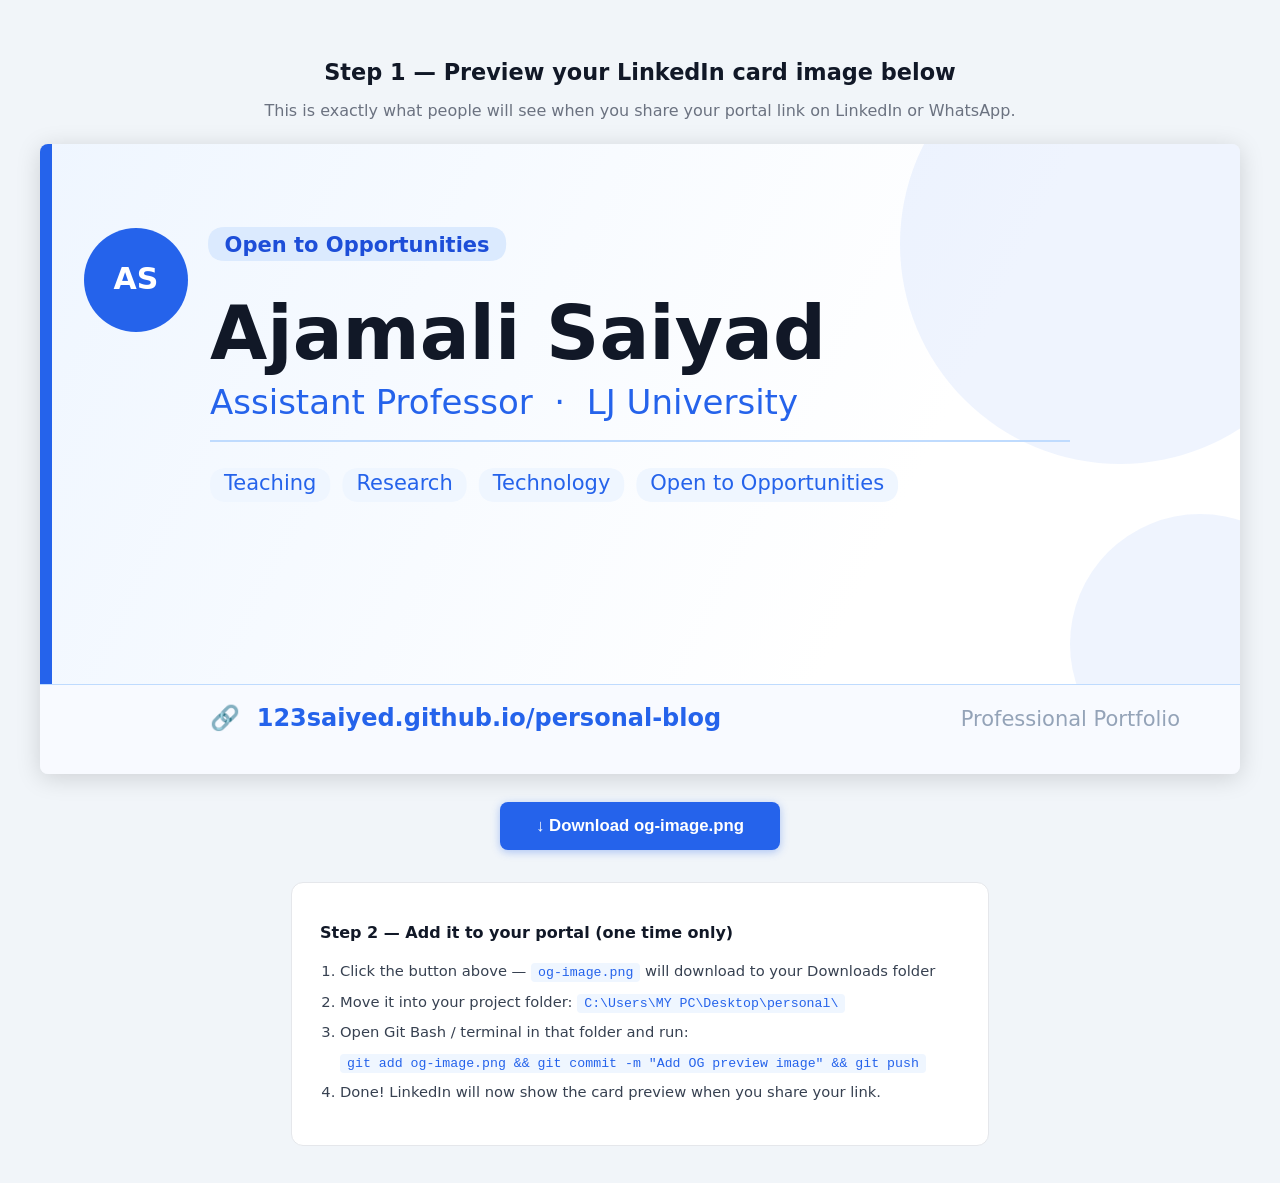
<file: make-og-image.html>
<!DOCTYPE html>
<html lang="en">
<head>
  <meta charset="UTF-8" />
  <title>Generate Preview Image — Ajamali Saiyad</title>
  <style>
    body { font-family: system-ui, sans-serif; background: #F1F5F9; text-align: center; padding: 40px 20px; margin: 0; }
    h2 { font-size: 1.4rem; color: #111827; margin-bottom: 8px; }
    p  { color: #6B7280; margin-bottom: 24px; }
    canvas { display: block; margin: 0 auto 28px; max-width: 100%; box-shadow: 0 4px 24px rgba(0,0,0,.15); border-radius: 8px; }
    .btn {
      display: inline-block;
      background: #2563EB; color: #fff;
      padding: 14px 36px; border-radius: 8px;
      font-size: 1.05rem; font-weight: 700;
      text-decoration: none; border: none; cursor: pointer;
      box-shadow: 0 2px 8px rgba(37,99,235,.35);
    }
    .btn:hover { background: #1D4ED8; }
    .steps {
      background: #fff; border: 1px solid #E5E7EB; border-radius: 12px;
      max-width: 640px; margin: 32px auto 0; padding: 24px 28px; text-align: left;
    }
    .steps h3 { font-size: 1rem; margin-bottom: 12px; color: #111827; }
    .steps ol  { padding-left: 20px; color: #374151; line-height: 2; font-size: .92rem; }
    code { background: #EFF6FF; color: #2563EB; padding: 2px 7px; border-radius: 4px; font-size: .9em; }
  </style>
</head>
<body>

  <h2>Step 1 — Preview your LinkedIn card image below</h2>
  <p>This is exactly what people will see when you share your portal link on LinkedIn or WhatsApp.</p>

  <canvas id="og" width="1200" height="630"></canvas>

  <button class="btn" id="dl-btn">&#8595; Download og-image.png</button>

  <div class="steps">
    <h3>Step 2 — Add it to your portal (one time only)</h3>
    <ol>
      <li>Click the button above — <code>og-image.png</code> will download to your Downloads folder</li>
      <li>Move it into your project folder: <code>C:\Users\MY PC\Desktop\personal\</code></li>
      <li>Open Git Bash / terminal in that folder and run:<br>
        <code>git add og-image.png &amp;&amp; git commit -m "Add OG preview image" &amp;&amp; git push</code>
      </li>
      <li>Done! LinkedIn will now show the card preview when you share your link.</li>
    </ol>
  </div>

<script>
(function () {
  const canvas = document.getElementById('og');
  const ctx    = canvas.getContext('2d');
  const W = 1200, H = 630;

  /* ── Background ── */
  ctx.fillStyle = '#FFFFFF';
  ctx.fillRect(0, 0, W, H);

  /* Top-left light-blue wash */
  const topGrad = ctx.createLinearGradient(0, 0, W * 0.7, H * 0.65);
  topGrad.addColorStop(0, '#EFF6FF');
  topGrad.addColorStop(1, '#FFFFFF');
  ctx.fillStyle = topGrad;
  ctx.fillRect(0, 0, W, H);

  /* Decorative faint circles (right) */
  ctx.save();
  ctx.globalAlpha = 0.07;
  ctx.fillStyle = '#2563EB';
  circle(ctx, 1080, 100, 220); ctx.fill();
  circle(ctx, 1160, 500, 130); ctx.fill();
  ctx.restore();

  /* Left blue accent stripe */
  ctx.fillStyle = '#2563EB';
  ctx.fillRect(0, 0, 12, H);

  /* ── Avatar circle ── */
  const AX = 96, AY = 136;
  circle(ctx, AX, AY, 52);
  ctx.fillStyle = '#2563EB';
  ctx.fill();
  ctx.fillStyle = '#FFFFFF';
  ctx.font = 'bold 30px system-ui, -apple-system, sans-serif';
  ctx.textAlign = 'center';
  ctx.textBaseline = 'middle';
  ctx.fillText('AS', AX, AY + 1);
  ctx.textAlign = 'left';
  ctx.textBaseline = 'alphabetic';

  /* ── "Open to Opportunities" badge ── */
  const BADGE_X = 170, BADGE_Y = 108;
  ctx.font = '600 21px system-ui, -apple-system, sans-serif';
  const badgeTxt = '  Open to Opportunities  ';
  const bw = ctx.measureText(badgeTxt).width;
  const bh = 34;
  pill(ctx, BADGE_X - 2, BADGE_Y - 25, bw + 4, bh, 17, '#DBEAFE');
  ctx.fillStyle = '#1D4ED8';
  ctx.fillText(badgeTxt, BADGE_X, BADGE_Y);

  /* ── Name ── */
  ctx.fillStyle = '#111827';
  ctx.font = 'bold 74px system-ui, -apple-system, sans-serif';
  ctx.fillText('Ajamali Saiyad', 170, 215);

  /* ── Job title ── */
  ctx.fillStyle = '#2563EB';
  ctx.font = '500 34px system-ui, -apple-system, sans-serif';
  ctx.fillText('Assistant Professor  ·  LJ University', 170, 270);

  /* ── Divider ── */
  ctx.fillStyle = '#BFDBFE';
  ctx.fillRect(170, 296, 860, 2);

  /* ── Tag pills (skills preview) ── */
  const tags = ['Teaching', 'Research', 'Technology', 'Open to Opportunities'];
  let tx = 170;
  const TY = 346;
  ctx.font = '500 21px system-ui, -apple-system, sans-serif';
  tags.forEach(tag => {
    const tw = ctx.measureText(tag).width + 28;
    pill(ctx, tx, TY - 22, tw, 34, 17, '#EFF6FF');
    ctx.fillStyle = '#2563EB';
    ctx.fillText(tag, tx + 14, TY);
    tx += tw + 12;
  });

  /* ── Bottom bar ── */
  ctx.fillStyle = '#F8FAFF';
  ctx.fillRect(0, H - 90, W, 90);
  ctx.fillStyle = '#BFDBFE';
  ctx.fillRect(0, H - 90, W, 1);

  /* Portal URL */
  ctx.fillStyle = '#2563EB';
  ctx.font = '600 24px system-ui, -apple-system, sans-serif';
  ctx.fillText('🔗  123saiyed.github.io/personal-blog', 170, H - 48);

  /* Right label */
  ctx.textAlign = 'right';
  ctx.fillStyle = '#94A3B8';
  ctx.font = '500 21px system-ui, -apple-system, sans-serif';
  ctx.fillText('Professional Portfolio', W - 60, H - 48);
  ctx.textAlign = 'left';

  /* ── Download ── */
  document.getElementById('dl-btn').addEventListener('click', () => {
    const a = document.createElement('a');
    a.download = 'og-image.png';
    a.href = canvas.toDataURL('image/png');
    a.click();
  });

  /* ── Helpers ── */
  function circle(ctx, x, y, r) {
    ctx.beginPath(); ctx.arc(x, y, r, 0, Math.PI * 2); ctx.closePath();
  }
  function pill(ctx, x, y, w, h, r, color) {
    ctx.beginPath();
    ctx.moveTo(x + r, y);
    ctx.lineTo(x + w - r, y);
    ctx.quadraticCurveTo(x + w, y, x + w, y + r);
    ctx.lineTo(x + w, y + h - r);
    ctx.quadraticCurveTo(x + w, y + h, x + w - r, y + h);
    ctx.lineTo(x + r, y + h);
    ctx.quadraticCurveTo(x, y + h, x, y + h - r);
    ctx.lineTo(x, y + r);
    ctx.quadraticCurveTo(x, y, x + r, y);
    ctx.closePath();
    ctx.fillStyle = color;
    ctx.fill();
  }
})();
</script>
</body>
</html>
</file>
